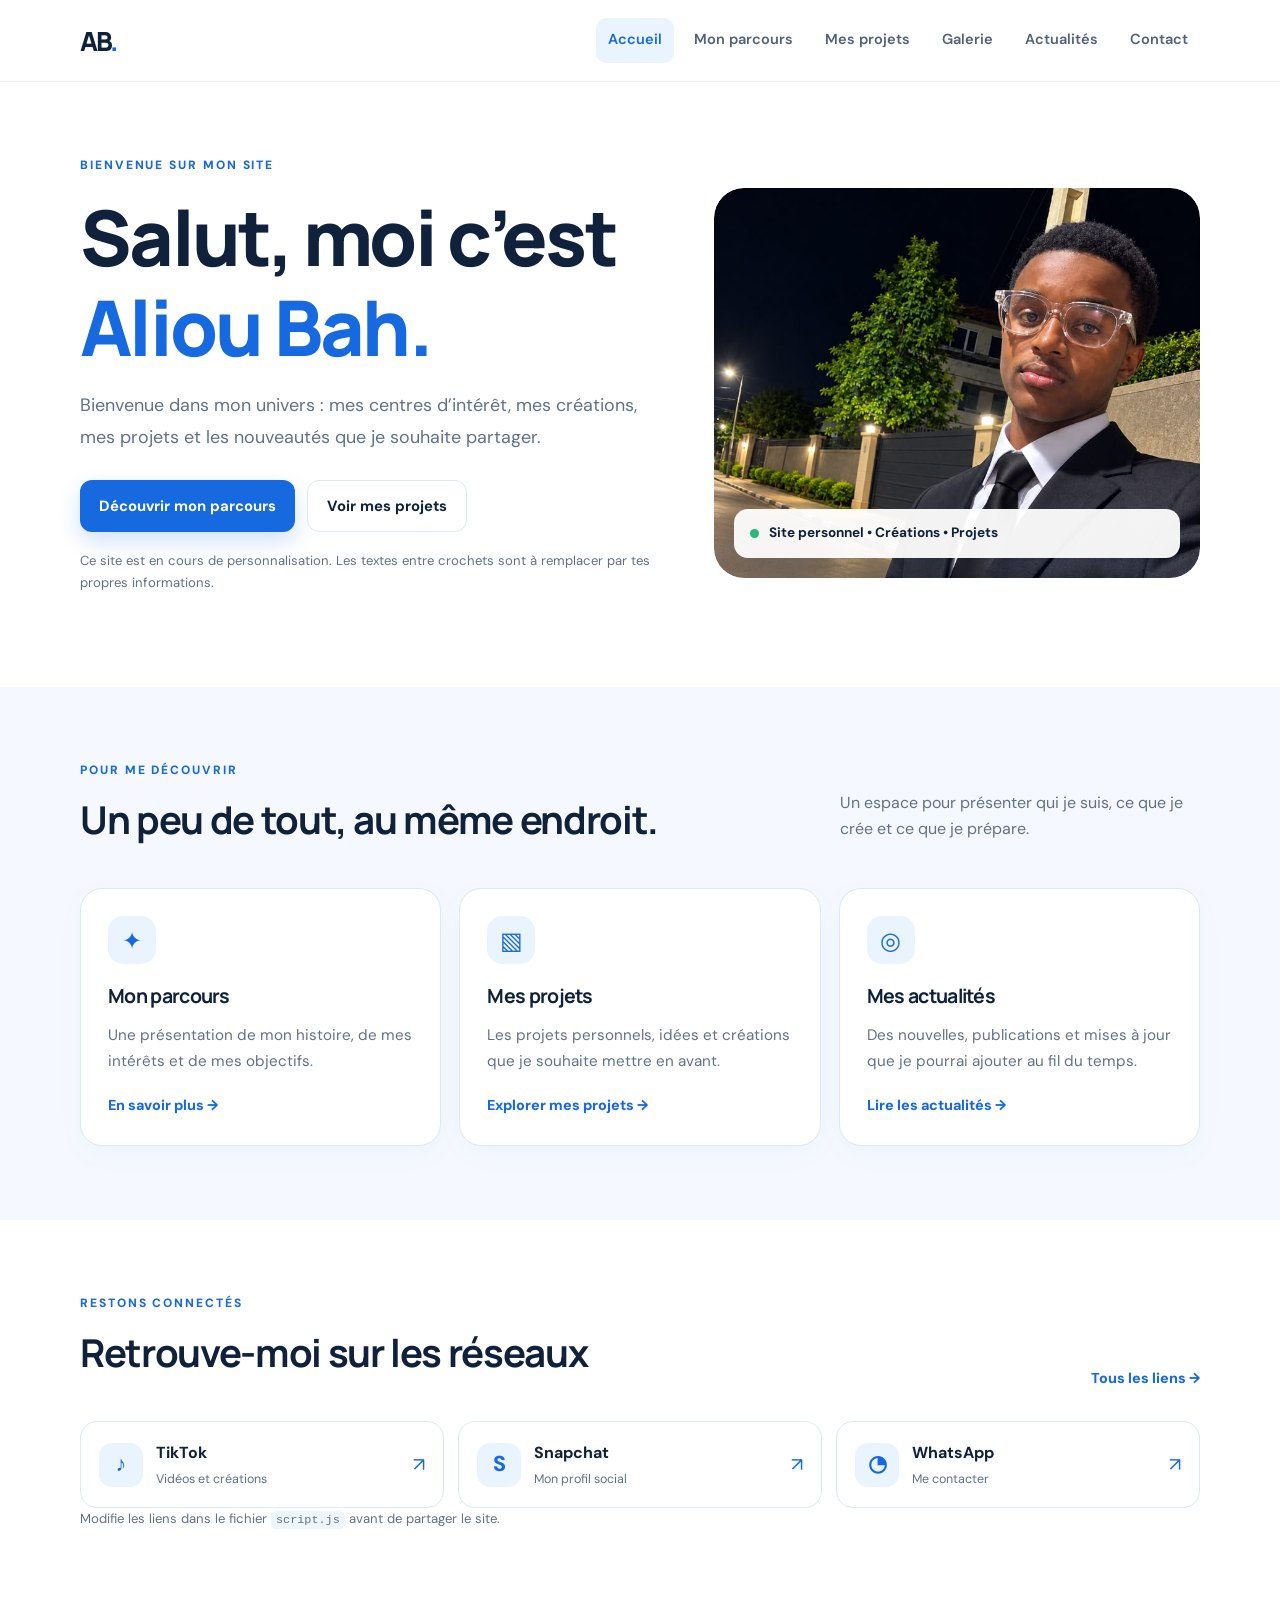
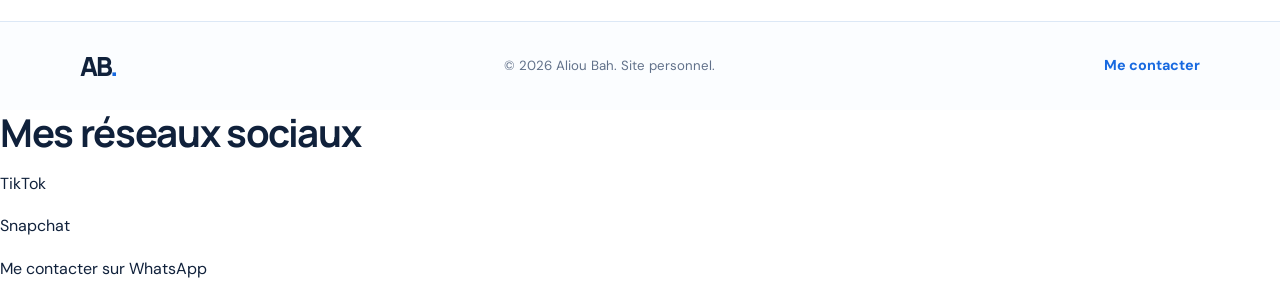
<file: index.html>
<!doctype html>
<html lang="fr">
<head>
  <meta charset="utf-8">
  <meta name="viewport" content="width=device-width, initial-scale=1">
  <meta name="description" content="Site personnel, créations et projets d'Aliou Bah.">
  <title>Accueil | Aliou Bah</title>
  <link rel="stylesheet" href="style.css">
  <script src="script.js" defer></script>
</head>
<body>
  <header class="site-header">
    <a class="logo" href="index.html" aria-label="Accueil">AB<span>.</span></a>
    <button class="menu-toggle" aria-expanded="false" aria-controls="navigation">☰ <span class="sr-only">Ouvrir le menu</span></button>
    <nav id="navigation" class="navigation" aria-label="Navigation principale">
      <a class="active" href="index.html">Accueil</a><a href="parcours.html">Mon parcours</a><a href="projets.html">Mes projets</a><a href="galerie.html">Galerie</a><a href="actualites.html">Actualités</a><a href="contact.html">Contact</a>
    </nav>
  </header>
  <main>
    <section class="hero container">
      <div class="hero-copy">
        <p class="eyebrow">BIENVENUE SUR MON SITE</p>
        <h1>Salut, moi c’est <span>Aliou Bah.</span></h1>
        <p class="lead">Bienvenue dans mon univers : mes centres d’intérêt, mes créations, mes projets et les nouveautés que je souhaite partager.</p>
        <div class="button-row"><a class="button primary" href="parcours.html">Découvrir mon parcours</a><a class="button secondary" href="projets.html">Voir mes projets</a></div>
        <p class="small muted">Ce site est en cours de personnalisation. Les textes entre crochets sont à remplacer par tes propres informations.</p>
      </div>
      <div class="hero-photo-wrap">
        <img class="hero-photo" src="WhatsApp%20Image%202026-10-17%20at%2015.55.50.jpeg" alt="Photo de présentation d’Aliou Bah" onerror="this.style.display='none'; this.nextElementSibling.style.display='grid'">
        <div class="photo-placeholder"><span class="placeholder-icon">＋</span><strong>Ajoute ta photo ici</strong><span>Place ton image dans assets/ma-photo.jpg</span></div>
        <div class="floating-note"><span class="dot"></span> Site personnel • Créations • Projets</div>
      </div>
    </section>
    <section class="section soft-bg">
      <div class="container">
        <div class="section-heading"><div><p class="eyebrow">POUR ME DÉCOUVRIR</p><h2>Un peu de tout, au même endroit.</h2></div><p>Un espace pour présenter qui je suis, ce que je crée et ce que je prépare.</p></div>
        <div class="card-grid three">
          <article class="card"><div class="card-icon">✦</div><h3>Mon parcours</h3><p>Une présentation de mon histoire, de mes intérêts et de mes objectifs.</p><a class="text-link" href="parcours.html">En savoir plus →</a></article>
          <article class="card"><div class="card-icon">▧</div><h3>Mes projets</h3><p>Les projets personnels, idées et créations que je souhaite mettre en avant.</p><a class="text-link" href="projets.html">Explorer mes projets →</a></article>
          <article class="card"><div class="card-icon">◎</div><h3>Mes actualités</h3><p>Des nouvelles, publications et mises à jour que je pourrai ajouter au fil du temps.</p><a class="text-link" href="actualites.html">Lire les actualités →</a></article>
        </div>
      </div>
    </section>
    <section class="section container">
      <div class="section-heading"><div><p class="eyebrow">RESTONS CONNECTÉS</p><h2>Retrouve-moi sur les réseaux</h2></div><a class="text-link" href="contact.html">Tous les liens →</a></div>
      <div class="social-grid">
        <a class="social-card" data-social="tiktok" href="https://www.tiktok.com/" target="_blank" rel="noopener noreferrer"><span class="social-symbol">♪</span><span><strong>TikTok</strong><small>Vidéos et créations</small></span><span class="arrow">↗</span></a>
        <a class="social-card" data-social="snapchat" href="https://www.snapchat.com/" target="_blank" rel="noopener noreferrer"><span class="social-symbol">S</span><span><strong>Snapchat</strong><small>Mon profil social</small></span><span class="arrow">↗</span></a>
        <a class="social-card" data-social="whatsapp" href="https://www.whatsapp.com/" target="_blank" rel="noopener noreferrer"><span class="social-symbol">◔</span><span><strong>WhatsApp</strong><small>Me contacter</small></span><span class="arrow">↗</span></a>
      </div>
      <p class="small muted">Modifie les liens dans le fichier <code>script.js</code> avant de partager le site.</p>
    </section>
  </main>
  <footer class="site-footer"><div class="container footer-inner"><a class="logo" href="index.html">AB<span>.</span></a><p>© <span data-year></span> Aliou Bah. Site personnel.</p><a href="contact.html">Me contacter</a></div></footer>
</body>
</html><section id="reseaux-sociaux">
  <h2>Mes réseaux sociaux</h2>

  <p>
    <a href="https://www.tiktok.com/@Alioubah628" target="_blank" rel="noopener noreferrer">
      TikTok
    </a>
  </p>

  <p>
    <a href="https://www.snapchat.com/add/aliou_Bah628" target="_blank" rel="noopener noreferrer">
      Snapchat
    </a>
  </p>

  <p>
    <a href="https://wa.me/224628106075" target="_blank" rel="noopener noreferrer">
      Me contacter sur WhatsApp
    </a>
  </p>
</section>
</file>
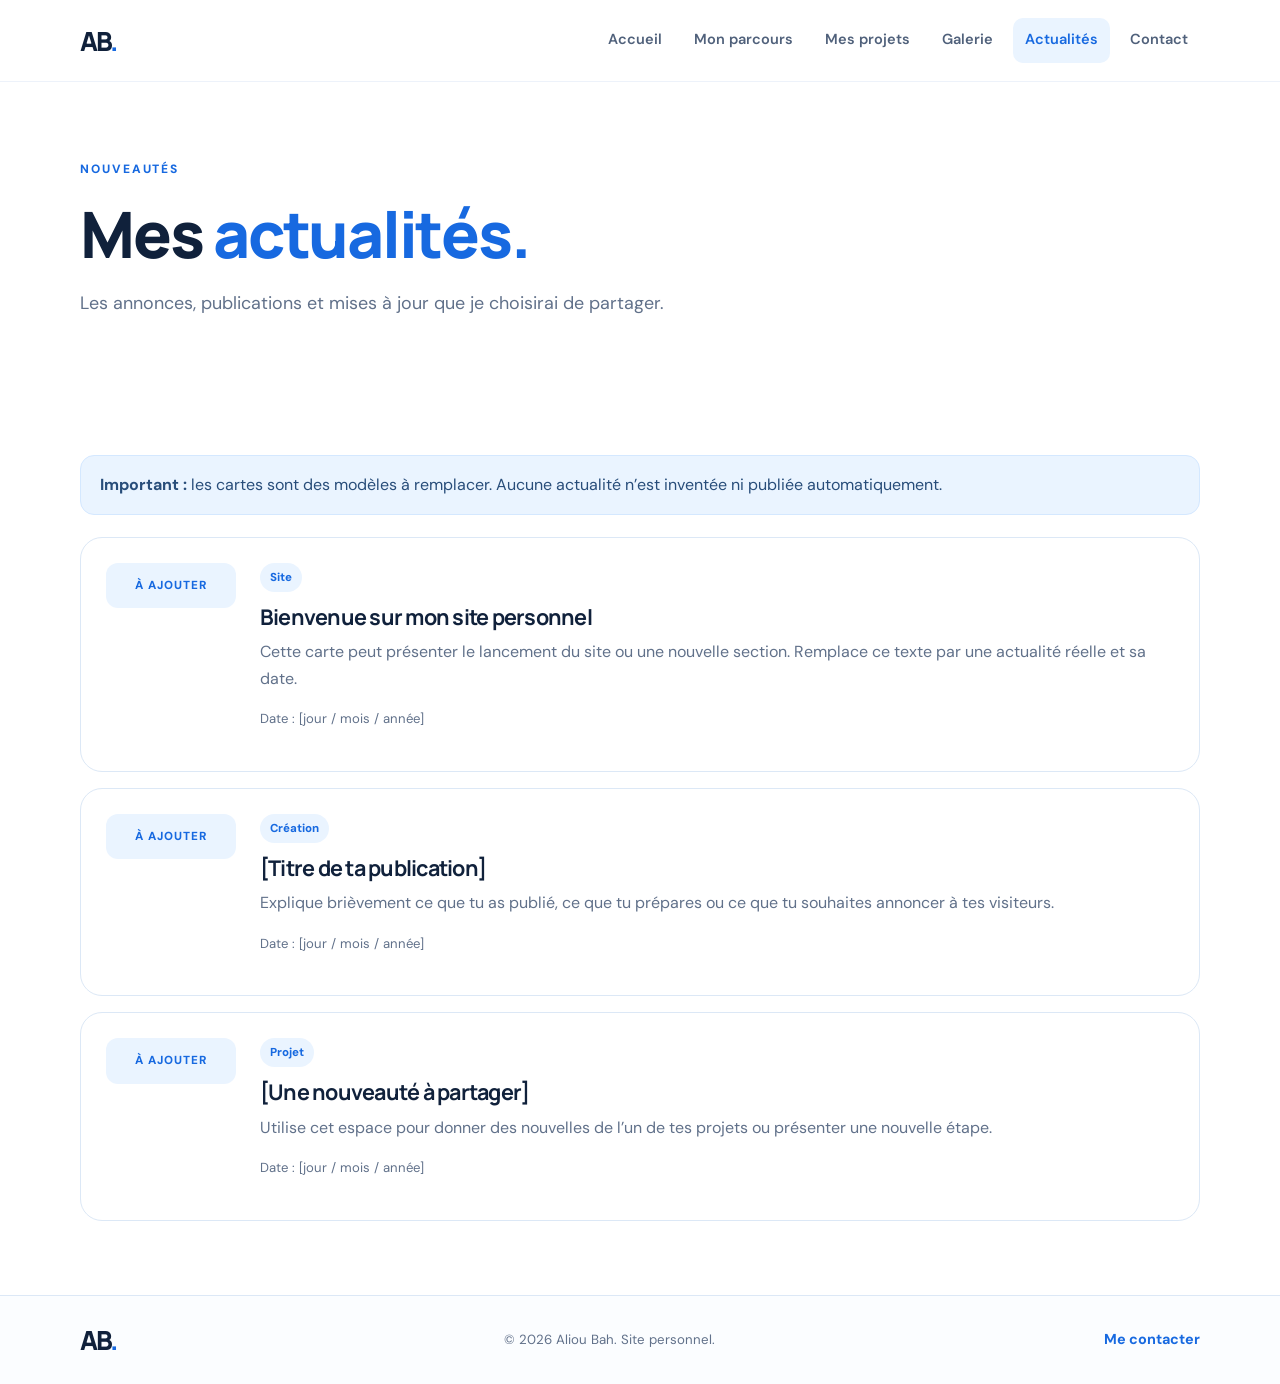
<file: actualites.html>
<!doctype html>
<html lang="fr"><head><meta charset="utf-8"><meta name="viewport" content="width=device-width, initial-scale=1"><meta name="description" content="Actualités et nouvelles publications d’Aliou Bah."><title>Actualités | Aliou Bah</title><link rel="stylesheet" href="style.css"><script src="script.js" defer></script></head>
<body><header class="site-header"><a class="logo" href="index.html">AB<span>.</span></a><button class="menu-toggle" aria-expanded="false" aria-controls="navigation">☰ <span class="sr-only">Ouvrir le menu</span></button><nav id="navigation" class="navigation" aria-label="Navigation principale"><a href="index.html">Accueil</a><a href="parcours.html">Mon parcours</a><a href="projets.html">Mes projets</a><a href="galerie.html">Galerie</a><a class="active" href="actualites.html">Actualités</a><a href="contact.html">Contact</a></nav></header>
<main><section class="page-hero container"><p class="eyebrow">NOUVEAUTÉS</p><h1>Mes <span>actualités.</span></h1><p class="lead">Les annonces, publications et mises à jour que je choisirai de partager.</p></section>
<section class="section container"><div class="notice"><strong>Important :</strong> les cartes sont des modèles à remplacer. Aucune actualité n’est inventée ni publiée automatiquement.</div><div class="news-list">
<article class="news-card"><div class="news-date">À AJOUTER</div><div><span class="tag">Site</span><h2>Bienvenue sur mon site personnel</h2><p>Cette carte peut présenter le lancement du site ou une nouvelle section. Remplace ce texte par une actualité réelle et sa date.</p><p class="small muted">Date : [jour / mois / année]</p></div></article>
<article class="news-card"><div class="news-date">À AJOUTER</div><div><span class="tag">Création</span><h2>[Titre de ta publication]</h2><p>Explique brièvement ce que tu as publié, ce que tu prépares ou ce que tu souhaites annoncer à tes visiteurs.</p><p class="small muted">Date : [jour / mois / année]</p></div></article>
<article class="news-card"><div class="news-date">À AJOUTER</div><div><span class="tag">Projet</span><h2>[Une nouveauté à partager]</h2><p>Utilise cet espace pour donner des nouvelles de l’un de tes projets ou présenter une nouvelle étape.</p><p class="small muted">Date : [jour / mois / année]</p></div></article>
</div></section></main><footer class="site-footer"><div class="container footer-inner"><a class="logo" href="index.html">AB<span>.</span></a><p>© <span data-year></span> Aliou Bah. Site personnel.</p><a href="contact.html">Me contacter</a></div></footer></body></html>
</file>
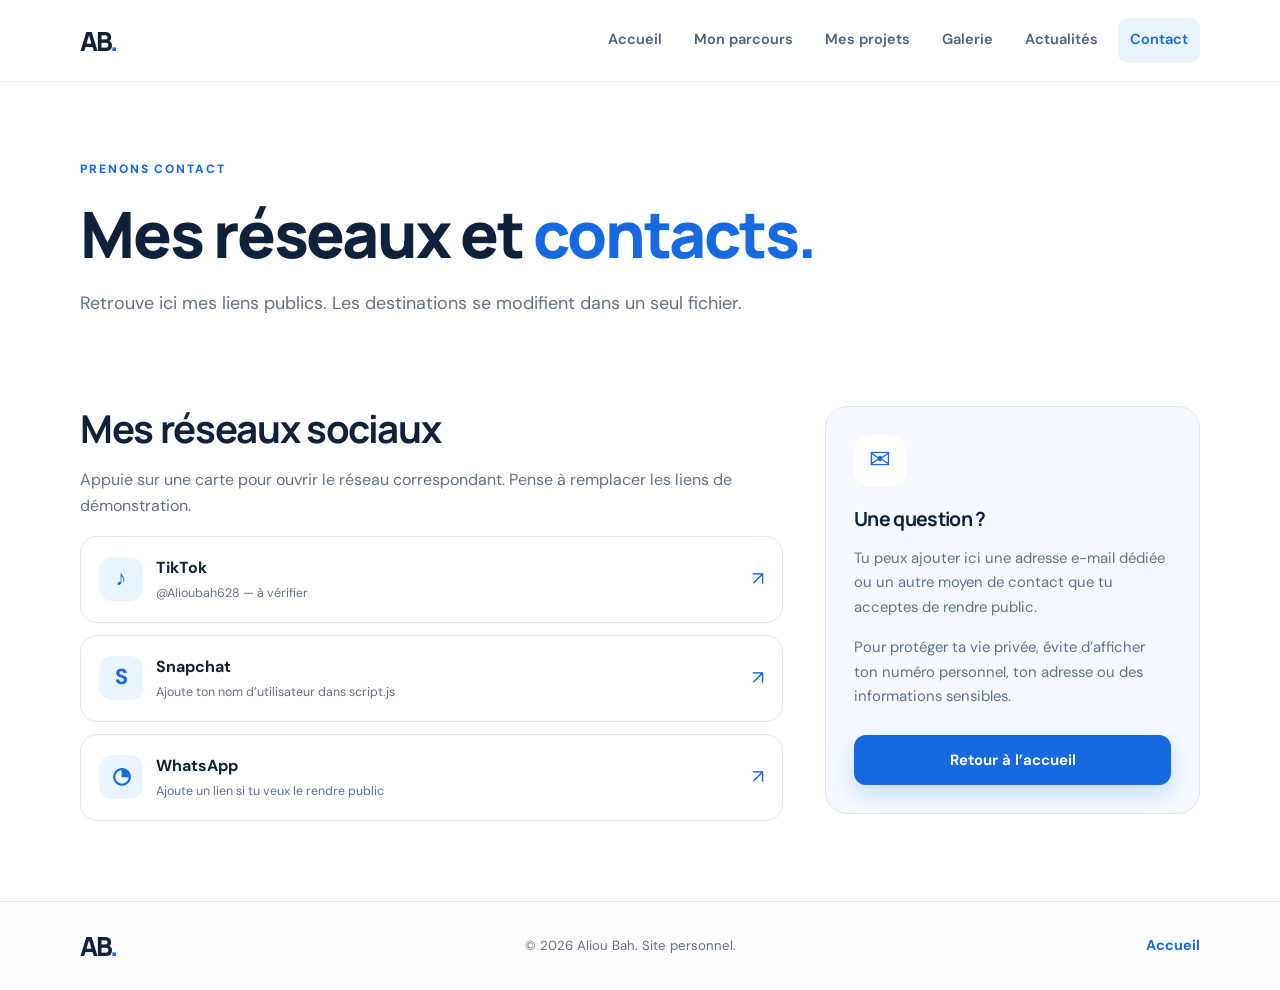
<file: contact.html>
<!doctype html>
<html lang="fr"><head><meta charset="utf-8"><meta name="viewport" content="width=device-width, initial-scale=1"><meta name="description" content="Liens publics et moyens de contact d’Aliou Bah."><title>Contact | Aliou Bah</title><link rel="stylesheet" href="style.css"><script src="script.js" defer></script></head>
<body><header class="site-header"><a class="logo" href="index.html">AB<span>.</span></a><button class="menu-toggle" aria-expanded="false" aria-controls="navigation">☰ <span class="sr-only">Ouvrir le menu</span></button><nav id="navigation" class="navigation" aria-label="Navigation principale"><a href="index.html">Accueil</a><a href="parcours.html">Mon parcours</a><a href="projets.html">Mes projets</a><a href="galerie.html">Galerie</a><a href="actualites.html">Actualités</a><a class="active" href="contact.html">Contact</a></nav></header>
<main><section class="page-hero container"><p class="eyebrow">PRENONS CONTACT</p><h1>Mes réseaux et <span>contacts.</span></h1><p class="lead">Retrouve ici mes liens publics. Les destinations se modifient dans un seul fichier.</p></section>
<section class="section container contact-layout"><div><h2>Mes réseaux sociaux</h2><p class="muted">Appuie sur une carte pour ouvrir le réseau correspondant. Pense à remplacer les liens de démonstration.</p><div class="contact-socials">
<a class="social-card" data-social="tiktok" href="https://www.tiktok.com/" target="_blank" rel="noopener noreferrer"><span class="social-symbol">♪</span><span><strong>TikTok</strong><small>@Alioubah628 — à vérifier</small></span><span class="arrow">↗</span></a>
<a class="social-card" data-social="snapchat" href="https://www.snapchat.com/" target="_blank" rel="noopener noreferrer"><span class="social-symbol">S</span><span><strong>Snapchat</strong><small>Ajoute ton nom d’utilisateur dans script.js</small></span><span class="arrow">↗</span></a>
<a class="social-card" data-social="whatsapp" href="https://www.whatsapp.com/" target="_blank" rel="noopener noreferrer"><span class="social-symbol">◔</span><span><strong>WhatsApp</strong><small>Ajoute un lien si tu veux le rendre public</small></span><span class="arrow">↗</span></a>
</div></div><aside class="side-card"><div class="side-icon">✉</div><h3>Une question ?</h3><p>Tu peux ajouter ici une adresse e-mail dédiée ou un autre moyen de contact que tu acceptes de rendre public.</p><p class="small muted">Pour protéger ta vie privée, évite d’afficher ton numéro personnel, ton adresse ou des informations sensibles.</p><a class="button primary full" href="index.html">Retour à l’accueil</a></aside></section></main>
<footer class="site-footer"><div class="container footer-inner"><a class="logo" href="index.html">AB<span>.</span></a><p>© <span data-year></span> Aliou Bah. Site personnel.</p><a href="index.html">Accueil</a></div></footer></body></html>
</file>
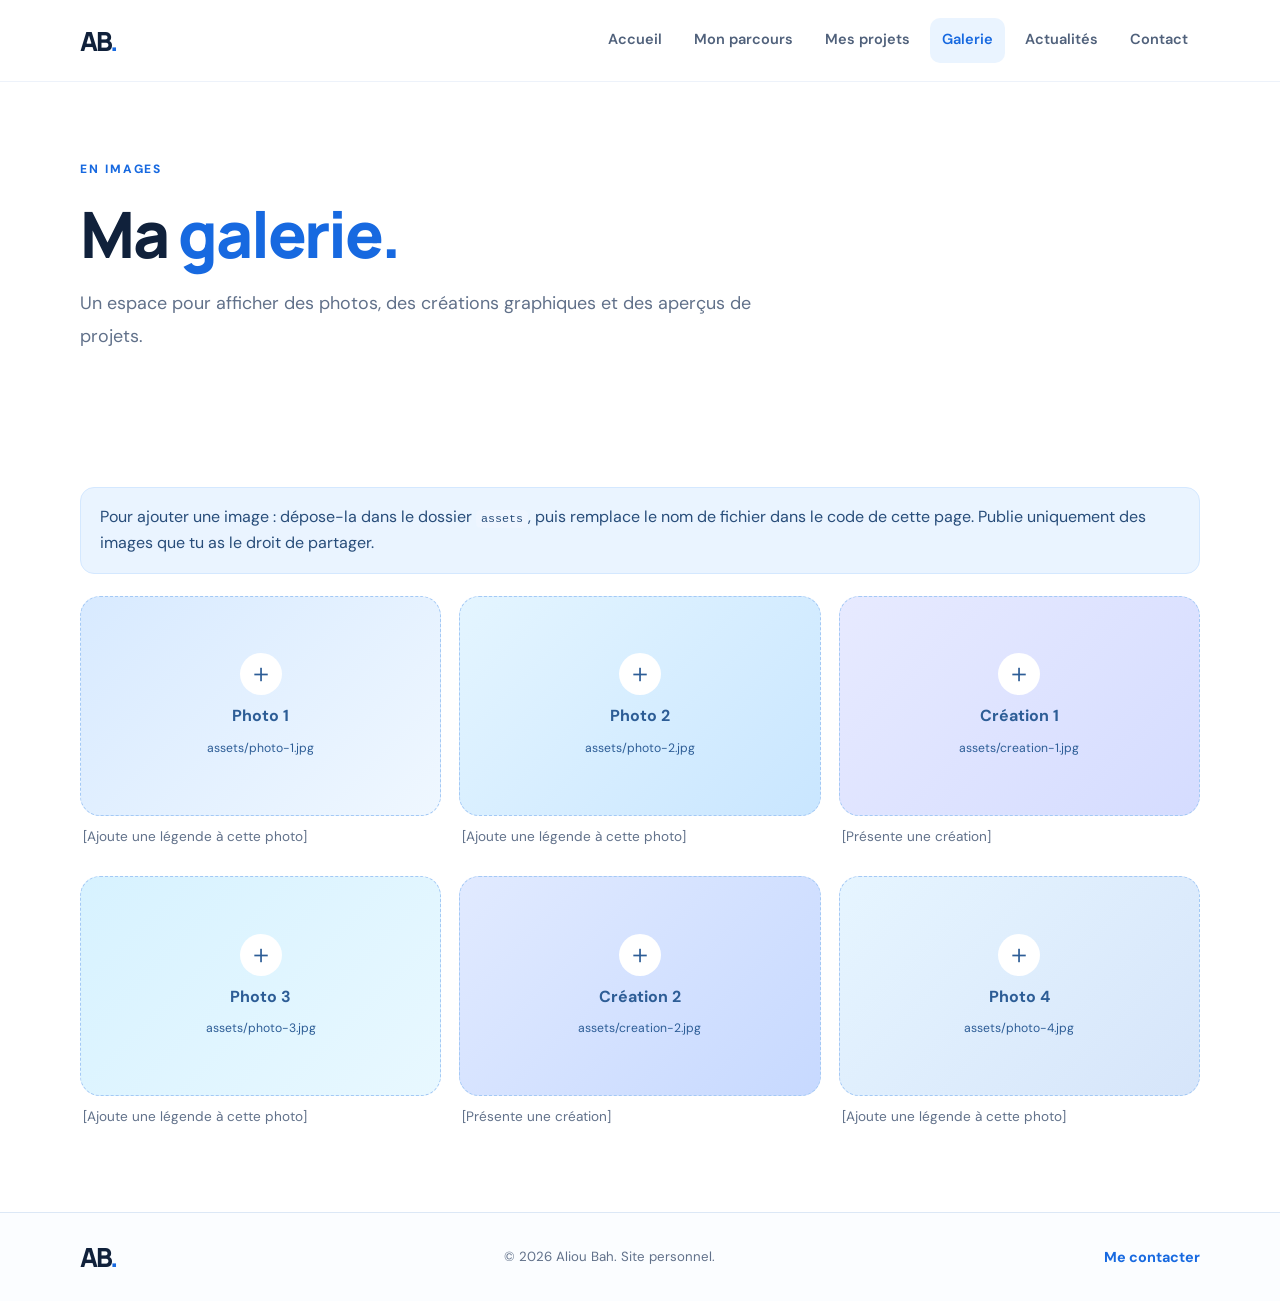
<file: galerie.html>
<!doctype html>
<html lang="fr"><head><meta charset="utf-8"><meta name="viewport" content="width=device-width, initial-scale=1"><meta name="description" content="Galerie de photos et de créations d’Aliou Bah."><title>Galerie | Aliou Bah</title><link rel="stylesheet" href="style.css"><script src="script.js" defer></script></head>
<body><header class="site-header"><a class="logo" href="index.html">AB<span>.</span></a><button class="menu-toggle" aria-expanded="false" aria-controls="navigation">☰ <span class="sr-only">Ouvrir le menu</span></button><nav id="navigation" class="navigation" aria-label="Navigation principale"><a href="index.html">Accueil</a><a href="parcours.html">Mon parcours</a><a href="projets.html">Mes projets</a><a class="active" href="galerie.html">Galerie</a><a href="actualites.html">Actualités</a><a href="contact.html">Contact</a></nav></header>
<main><section class="page-hero container"><p class="eyebrow">EN IMAGES</p><h1>Ma <span>galerie.</span></h1><p class="lead">Un espace pour afficher des photos, des créations graphiques et des aperçus de projets.</p></section>
<section class="section container"><div class="notice">Pour ajouter une image : dépose-la dans le dossier <code>assets</code>, puis remplace le nom de fichier dans le code de cette page. Publie uniquement des images que tu as le droit de partager.</div><div class="gallery-grid">
<figure class="gallery-item"><div class="gallery-placeholder"><span>＋</span><strong>Photo 1</strong><small>assets/photo-1.jpg</small></div><figcaption>[Ajoute une légende à cette photo]</figcaption></figure>
<figure class="gallery-item"><div class="gallery-placeholder tone-two"><span>＋</span><strong>Photo 2</strong><small>assets/photo-2.jpg</small></div><figcaption>[Ajoute une légende à cette photo]</figcaption></figure>
<figure class="gallery-item"><div class="gallery-placeholder tone-three"><span>＋</span><strong>Création 1</strong><small>assets/creation-1.jpg</small></div><figcaption>[Présente une création]</figcaption></figure>
<figure class="gallery-item"><div class="gallery-placeholder tone-four"><span>＋</span><strong>Photo 3</strong><small>assets/photo-3.jpg</small></div><figcaption>[Ajoute une légende à cette photo]</figcaption></figure>
<figure class="gallery-item"><div class="gallery-placeholder tone-five"><span>＋</span><strong>Création 2</strong><small>assets/creation-2.jpg</small></div><figcaption>[Présente une création]</figcaption></figure>
<figure class="gallery-item"><div class="gallery-placeholder tone-six"><span>＋</span><strong>Photo 4</strong><small>assets/photo-4.jpg</small></div><figcaption>[Ajoute une légende à cette photo]</figcaption></figure>
</div></section></main><footer class="site-footer"><div class="container footer-inner"><a class="logo" href="index.html">AB<span>.</span></a><p>© <span data-year></span> Aliou Bah. Site personnel.</p><a href="contact.html">Me contacter</a></div></footer></body></html>
</file>
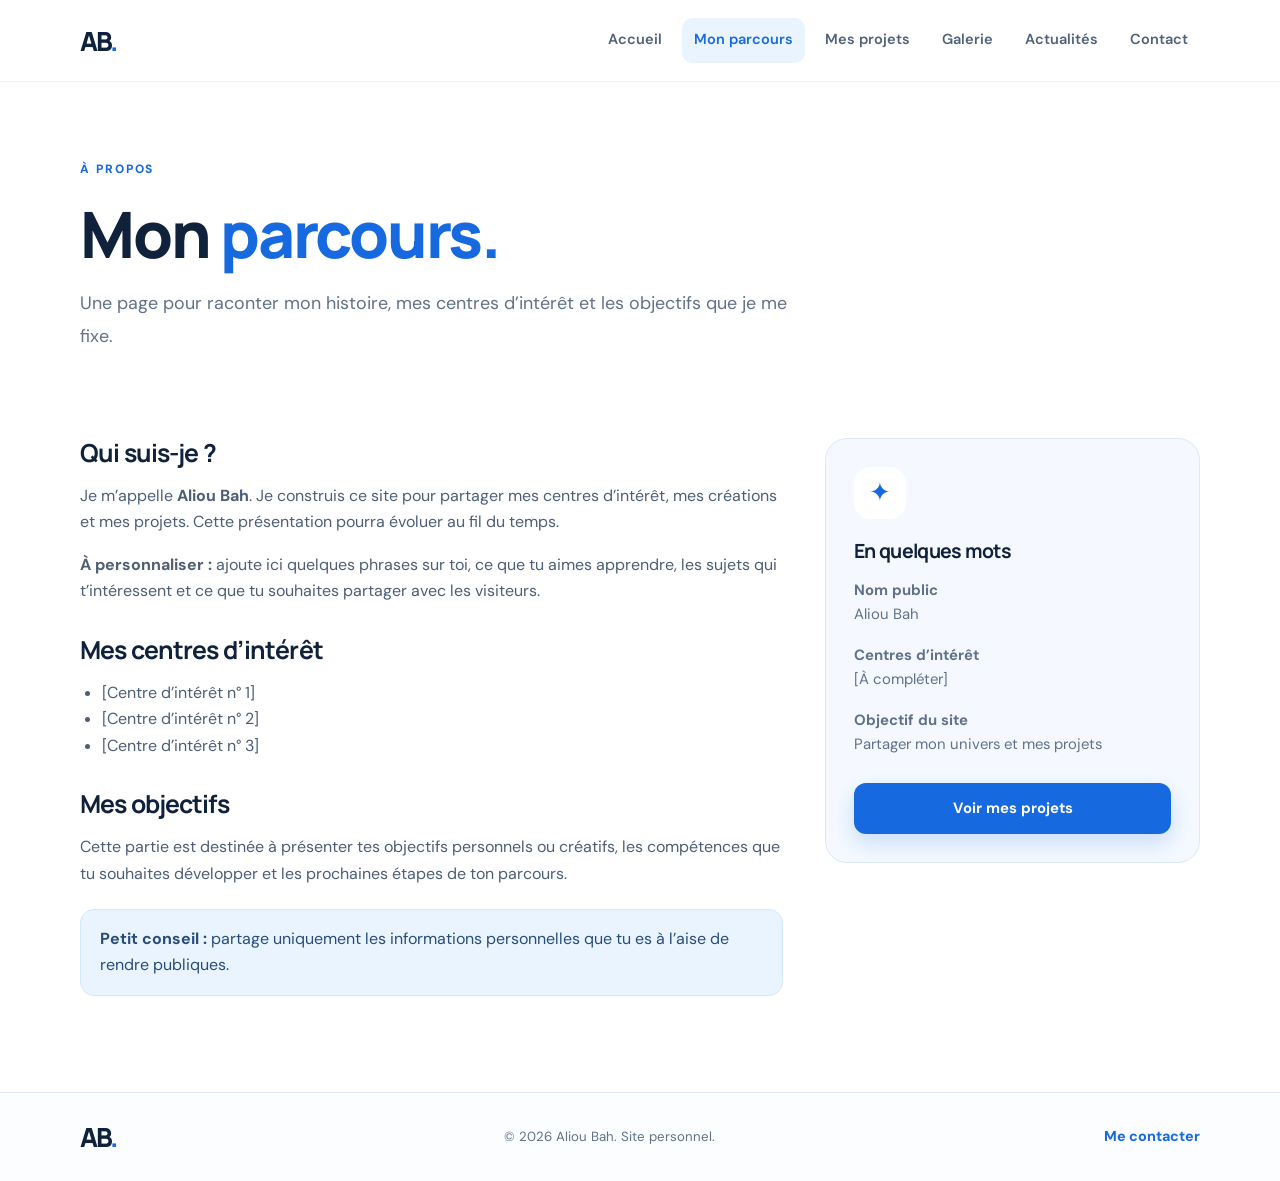
<file: parcours.html>
<!doctype html>
<html lang="fr"><head><meta charset="utf-8"><meta name="viewport" content="width=device-width, initial-scale=1"><meta name="description" content="Découvrir le parcours et les centres d’intérêt d’Aliou Bah."><title>Mon parcours | Aliou Bah</title><link rel="stylesheet" href="style.css"><script src="script.js" defer></script></head>
<body><header class="site-header"><a class="logo" href="index.html">AB<span>.</span></a><button class="menu-toggle" aria-expanded="false" aria-controls="navigation">☰ <span class="sr-only">Ouvrir le menu</span></button><nav id="navigation" class="navigation" aria-label="Navigation principale"><a href="index.html">Accueil</a><a class="active" href="parcours.html">Mon parcours</a><a href="projets.html">Mes projets</a><a href="galerie.html">Galerie</a><a href="actualites.html">Actualités</a><a href="contact.html">Contact</a></nav></header>
<main><section class="page-hero container"><p class="eyebrow">À PROPOS</p><h1>Mon <span>parcours.</span></h1><p class="lead">Une page pour raconter mon histoire, mes centres d’intérêt et les objectifs que je me fixe.</p></section>
<section class="section container content-layout"><article class="prose"><h2>Qui suis-je ?</h2><p>Je m’appelle <strong>Aliou Bah</strong>. Je construis ce site pour partager mes centres d’intérêt, mes créations et mes projets. Cette présentation pourra évoluer au fil du temps.</p><p><strong>À personnaliser :</strong> ajoute ici quelques phrases sur toi, ce que tu aimes apprendre, les sujets qui t’intéressent et ce que tu souhaites partager avec les visiteurs.</p><h2>Mes centres d’intérêt</h2><ul><li>[Centre d’intérêt n° 1]</li><li>[Centre d’intérêt n° 2]</li><li>[Centre d’intérêt n° 3]</li></ul><h2>Mes objectifs</h2><p>Cette partie est destinée à présenter tes objectifs personnels ou créatifs, les compétences que tu souhaites développer et les prochaines étapes de ton parcours.</p><div class="callout"><strong>Petit conseil :</strong> partage uniquement les informations personnelles que tu es à l’aise de rendre publiques.</div></article><aside class="side-card"><div class="side-icon">✦</div><h3>En quelques mots</h3><p><strong>Nom public</strong><br>Aliou Bah</p><p><strong>Centres d’intérêt</strong><br>[À compléter]</p><p><strong>Objectif du site</strong><br>Partager mon univers et mes projets</p><a class="button primary full" href="projets.html">Voir mes projets</a></aside></section></main>
<footer class="site-footer"><div class="container footer-inner"><a class="logo" href="index.html">AB<span>.</span></a><p>© <span data-year></span> Aliou Bah. Site personnel.</p><a href="contact.html">Me contacter</a></div></footer></body></html>
</file>
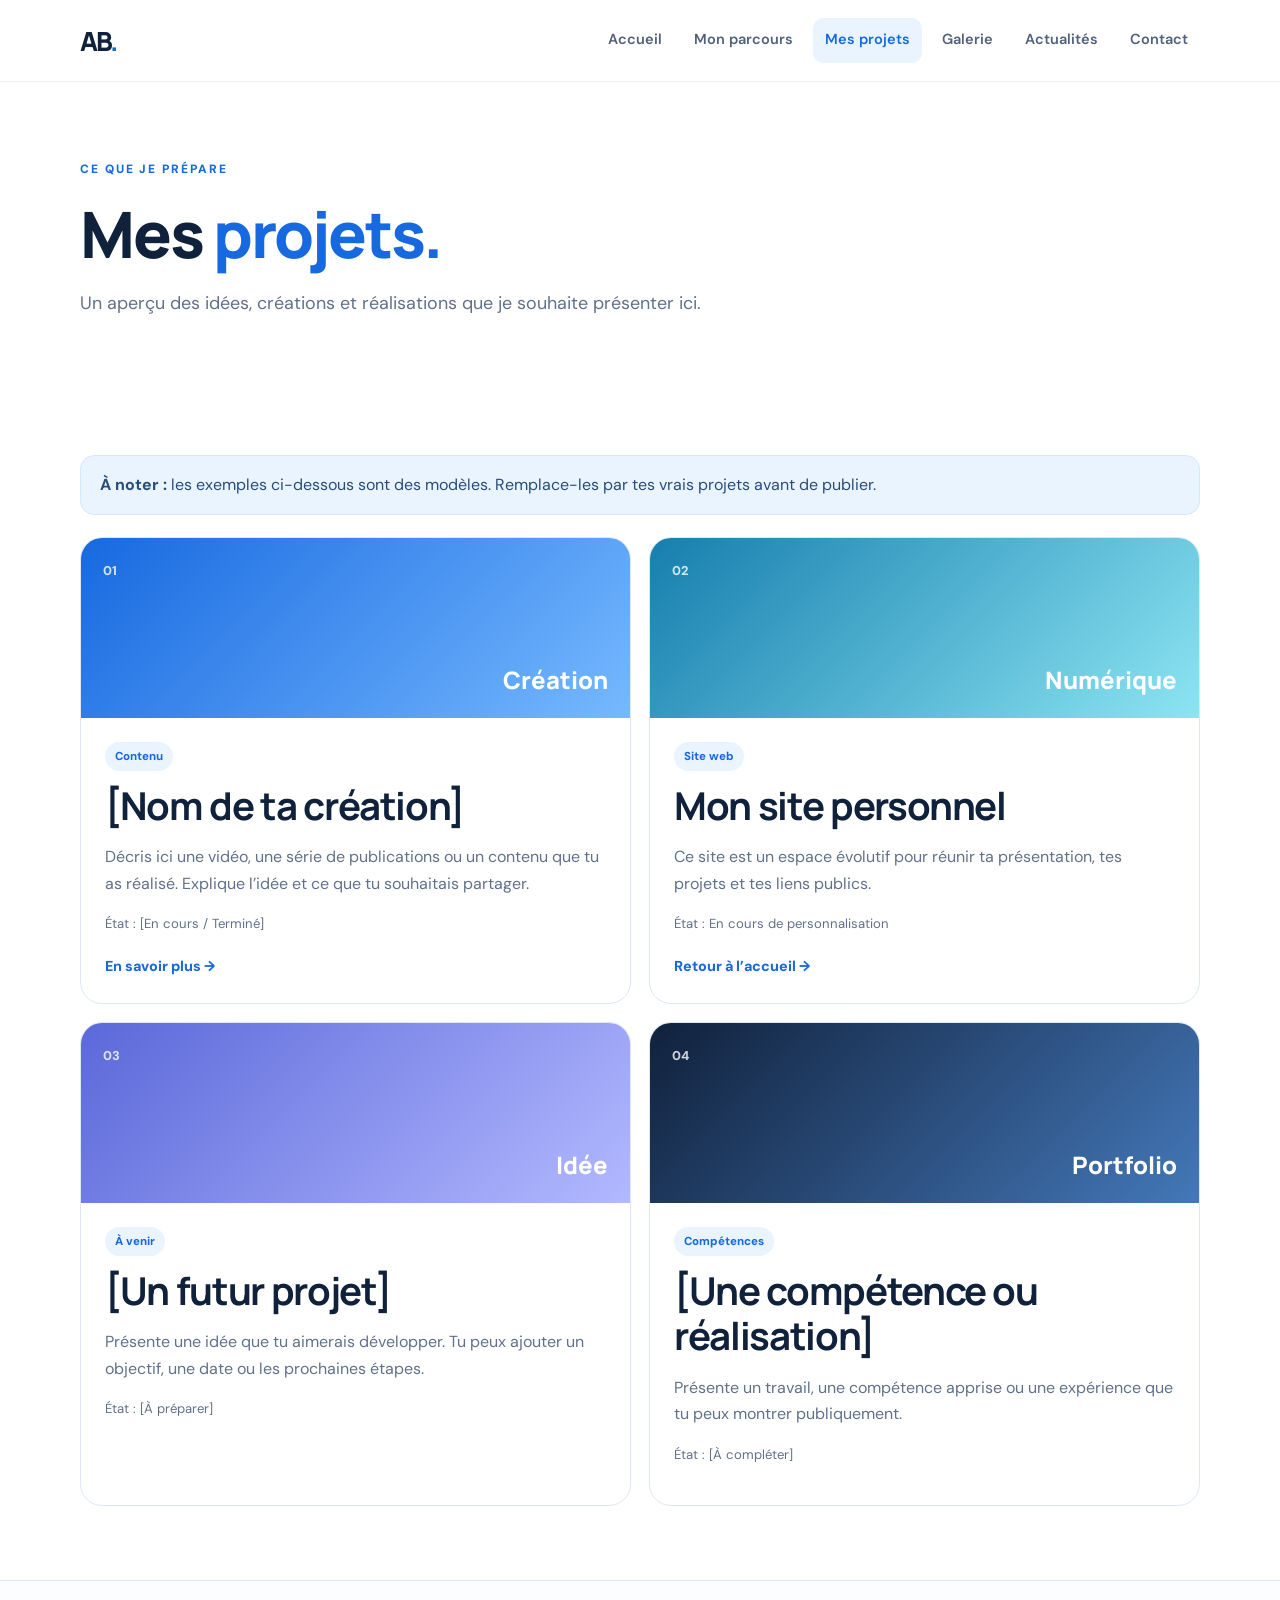
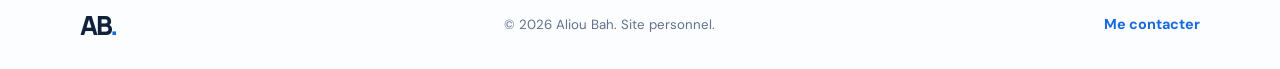
<file: projets.html>
<!doctype html>
<html lang="fr"><head><meta charset="utf-8"><meta name="viewport" content="width=device-width, initial-scale=1"><meta name="description" content="Les projets et créations présentés par Aliou Bah."><title>Mes projets | Aliou Bah</title><link rel="stylesheet" href="style.css"><script src="script.js" defer></script></head>
<body><header class="site-header"><a class="logo" href="index.html">AB<span>.</span></a><button class="menu-toggle" aria-expanded="false" aria-controls="navigation">☰ <span class="sr-only">Ouvrir le menu</span></button><nav id="navigation" class="navigation" aria-label="Navigation principale"><a href="index.html">Accueil</a><a href="parcours.html">Mon parcours</a><a class="active" href="projets.html">Mes projets</a><a href="galerie.html">Galerie</a><a href="actualites.html">Actualités</a><a href="contact.html">Contact</a></nav></header>
<main><section class="page-hero container"><p class="eyebrow">CE QUE JE PRÉPARE</p><h1>Mes <span>projets.</span></h1><p class="lead">Un aperçu des idées, créations et réalisations que je souhaite présenter ici.</p></section>
<section class="section container"><div class="notice"><strong>À noter :</strong> les exemples ci-dessous sont des modèles. Remplace-les par tes vrais projets avant de publier.</div><div class="card-grid two project-grid">
<article class="project-card"><div class="project-art art-blue"><span>01</span><b>Création</b></div><div class="project-body"><span class="tag">Contenu</span><h2>[Nom de ta création]</h2><p>Décris ici une vidéo, une série de publications ou un contenu que tu as réalisé. Explique l’idée et ce que tu souhaitais partager.</p><p class="project-meta">État : [En cours / Terminé]</p><a class="text-link" href="contact.html">En savoir plus →</a></div></article>
<article class="project-card"><div class="project-art art-cyan"><span>02</span><b>Numérique</b></div><div class="project-body"><span class="tag">Site web</span><h2>Mon site personnel</h2><p>Ce site est un espace évolutif pour réunir ta présentation, tes projets et tes liens publics.</p><p class="project-meta">État : En cours de personnalisation</p><a class="text-link" href="index.html">Retour à l’accueil →</a></div></article>
<article class="project-card"><div class="project-art art-lilac"><span>03</span><b>Idée</b></div><div class="project-body"><span class="tag">À venir</span><h2>[Un futur projet]</h2><p>Présente une idée que tu aimerais développer. Tu peux ajouter un objectif, une date ou les prochaines étapes.</p><p class="project-meta">État : [À préparer]</p></div></article>
<article class="project-card"><div class="project-art art-navy"><span>04</span><b>Portfolio</b></div><div class="project-body"><span class="tag">Compétences</span><h2>[Une compétence ou réalisation]</h2><p>Présente un travail, une compétence apprise ou une expérience que tu peux montrer publiquement.</p><p class="project-meta">État : [À compléter]</p></div></article>
</div></section></main><footer class="site-footer"><div class="container footer-inner"><a class="logo" href="index.html">AB<span>.</span></a><p>© <span data-year></span> Aliou Bah. Site personnel.</p><a href="contact.html">Me contacter</a></div></footer></body></html>
</file>
<file: style.css>
@import url('https://fonts.googleapis.com/css2?family=DM+Sans:wght@400;500;600;700&family=Manrope:wght@400;500;600;700;800&display=swap');
:root{--blue:#1769e0;--blue-dark:#124bb1;--sky:#eaf4ff;--ink:#10213b;--muted:#61718a;--line:#dce8f6;--white:#fff;--soft:#f5f9ff;--shadow:0 16px 44px rgba(24,78,145,.10);--radius:22px}
*{box-sizing:border-box}html{scroll-behavior:smooth}body{margin:0;background:#fff;color:var(--ink);font-family:'DM Sans',Arial,sans-serif;line-height:1.65}a{color:inherit;text-decoration:none}img{max-width:100%;display:block}h1,h2,h3{font-family:Manrope,'DM Sans',sans-serif;line-height:1.18;letter-spacing:-.035em;margin:0 0 16px}h1{font-size:clamp(2.6rem,6vw,4.8rem);font-weight:800}h2{font-size:clamp(1.7rem,3vw,2.4rem)}h3{font-size:1.22rem}p{margin:0 0 16px}.container{width:min(1120px,calc(100% - 40px));margin-inline:auto}.site-header{height:82px;padding:0 max(20px,calc((100% - 1120px)/2));display:flex;align-items:center;justify-content:space-between;border-bottom:1px solid #edf2fa;background:rgba(255,255,255,.94);position:sticky;top:0;z-index:10;backdrop-filter:blur(14px)}.logo{font:800 1.65rem Manrope,sans-serif;letter-spacing:-.08em;color:var(--ink)}.logo span,h1 span{color:var(--blue)}.navigation{display:flex;align-items:center;gap:8px}.navigation a{padding:10px 12px;border-radius:10px;color:#50617b;font-size:.91rem;font-weight:600}.navigation a:hover,.navigation a.active{background:var(--sky);color:var(--blue)}.menu-toggle{display:none;border:1px solid var(--line);background:#fff;border-radius:10px;padding:8px 12px;font-size:1.2rem;color:var(--ink)}.hero{display:grid;grid-template-columns:1.08fr .92fr;gap:64px;align-items:center;padding-top:74px;padding-bottom:78px;min-height:570px}.eyebrow{font-size:.75rem;letter-spacing:.16em;color:var(--blue);font-weight:800;margin-bottom:16px}.lead{font-size:1.12rem;line-height:1.8;color:var(--muted);max-width:650px}.hero-copy .lead{max-width:560px}.button-row{display:flex;gap:12px;flex-wrap:wrap;margin:26px 0 18px}.button{display:inline-flex;justify-content:center;align-items:center;gap:8px;padding:13px 19px;border-radius:12px;font-weight:700;font-size:.93rem;transition:transform .2s,box-shadow .2s}.button:hover{transform:translateY(-2px)}.primary{background:var(--blue);color:#fff;box-shadow:0 9px 22px rgba(23,105,224,.2)}.primary:hover{background:var(--blue-dark)}.secondary{border:1px solid var(--line);background:#fff;color:var(--ink)}.full{width:100%}.hero-photo-wrap{position:relative;min-height:390px;border-radius:30px;background:linear-gradient(145deg,#e9f4ff,#cde5ff);display:grid;place-items:center;padding:20px;overflow:hidden}.hero-photo{position:absolute;inset:0;width:100%;height:100%;object-fit:cover;border-radius:30px}.photo-placeholder{width:100%;height:350px;border:2px dashed #8dbcf2;border-radius:22px;display:grid;place-content:center;justify-items:center;text-align:center;gap:8px;color:#3569a9;background:rgba(255,255,255,.28)}.placeholder-icon{width:48px;height:48px;border-radius:50%;background:#fff;display:grid;place-items:center;font-size:1.8rem;color:var(--blue)}.photo-placeholder span:last-child{font-size:.82rem}.floating-note{position:absolute;bottom:20px;left:20px;right:20px;padding:13px 16px;border-radius:14px;background:rgba(255,255,255,.94);box-shadow:var(--shadow);font-size:.85rem;font-weight:700;display:flex;align-items:center;gap:10px}.dot{width:9px;height:9px;background:#29b67a;border-radius:50%}.small{font-size:.82rem}.muted{color:var(--muted)}.section{padding-top:74px;padding-bottom:74px}.soft-bg{background:var(--soft)}.section-heading{display:flex;justify-content:space-between;align-items:end;gap:30px;margin-bottom:30px}.section-heading>p{max-width:360px;color:var(--muted)}.card-grid{display:grid;gap:18px}.card-grid.three{grid-template-columns:repeat(3,minmax(0,1fr))}.card-grid.two{grid-template-columns:repeat(2,minmax(0,1fr))}.card{padding:27px;border:1px solid var(--line);border-radius:var(--radius);background:#fff;box-shadow:0 8px 28px rgba(25,80,140,.035)}.card-icon{width:48px;height:48px;display:grid;place-items:center;border-radius:15px;background:var(--sky);color:var(--blue);font-size:1.5rem;margin-bottom:20px}.card p{color:var(--muted);font-size:.95rem}.text-link{color:var(--blue);font-weight:800;font-size:.9rem;display:inline-block;margin-top:4px}.text-link:hover{text-decoration:underline}.social-grid{display:grid;grid-template-columns:repeat(3,minmax(0,1fr));gap:14px}.social-card{display:flex;align-items:center;gap:13px;padding:18px;border:1px solid var(--line);border-radius:17px;background:#fff;transition:transform .2s,border-color .2s,box-shadow .2s}.social-card:hover{transform:translateY(-3px);border-color:#9fc7ff;box-shadow:var(--shadow)}.social-symbol{width:44px;height:44px;border-radius:13px;background:var(--sky);display:grid;place-items:center;color:var(--blue);font-weight:800;font-size:1.35rem;flex-shrink:0}.social-card strong,.social-card small{display:block}.social-card small{font-size:.78rem;color:var(--muted);margin-top:2px}.arrow{margin-left:auto;color:var(--blue);font-size:1.2rem}.site-footer{border-top:1px solid var(--line);background:#fbfdff}.footer-inner{min-height:88px;display:flex;align-items:center;justify-content:space-between;gap:20px}.footer-inner p{font-size:.83rem;color:var(--muted);margin:0}.footer-inner>a:last-child{color:var(--blue);font-weight:700;font-size:.9rem}.page-hero{padding-top:78px;padding-bottom:45px}.page-hero h1{font-size:clamp(2.6rem,5vw,4rem)}.page-hero .lead{max-width:720px}.content-layout,.contact-layout{display:grid;grid-template-columns:minmax(0,1.5fr) minmax(260px,.8fr);gap:42px;align-items:start;padding-top:25px}.prose h2{font-size:1.55rem;margin-top:30px}.prose h2:first-child{margin-top:0}.prose p,.prose li{color:#4d5e76}.prose ul{padding-left:22px}.side-card{padding:28px;border:1px solid var(--line);border-radius:var(--radius);background:var(--soft)}.side-icon{width:52px;height:52px;border-radius:16px;display:grid;place-items:center;background:#fff;color:var(--blue);font-size:1.6rem;margin-bottom:20px}.side-card p{color:var(--muted);font-size:.93rem}.side-card .button{margin-top:10px}.callout,.notice{padding:16px 19px;border-radius:14px;background:var(--sky);border:1px solid #d4e8ff;color:#284d7a;margin:22px 0}.notice{margin-top:0}.project-card{border:1px solid var(--line);border-radius:var(--radius);overflow:hidden;background:#fff}.project-art{height:180px;padding:22px;display:flex;align-items:end;justify-content:space-between;color:#fff}.project-art span{font-size:.8rem;font-weight:800;align-self:start;opacity:.8}.project-art b{font:800 1.5rem Manrope,sans-serif}.art-blue{background:linear-gradient(135deg,#1769e0,#76b9ff)}.art-cyan{background:linear-gradient(135deg,#167eae,#8ce5f2)}.art-lilac{background:linear-gradient(135deg,#5b68d9,#b3b9ff)}.art-navy{background:linear-gradient(135deg,#10213b,#4478b9)}.project-body{padding:24px}.project-body p{color:var(--muted)}.tag{display:inline-block;background:var(--sky);color:var(--blue);padding:5px 10px;border-radius:30px;font-size:.72rem;font-weight:800;margin-bottom:12px}.project-meta{font-size:.82rem}.gallery-grid{display:grid;grid-template-columns:repeat(3,minmax(0,1fr));gap:18px}.gallery-item{margin:0}.gallery-placeholder{min-height:220px;border-radius:20px;background:linear-gradient(135deg,#d8eaff,#eff7ff);display:flex;flex-direction:column;align-items:center;justify-content:center;gap:8px;color:#2d5d96;border:1px dashed #a4c9f5}.gallery-placeholder>span{width:42px;height:42px;display:grid;place-items:center;border-radius:50%;background:#fff;font-size:1.6rem}.gallery-placeholder small{font-size:.76rem}.tone-two{background:linear-gradient(135deg,#e4f5ff,#c9e6ff)}.tone-three{background:linear-gradient(135deg,#e7eaff,#d5dcff)}.tone-four{background:linear-gradient(135deg,#d7f2ff,#e8f8ff)}.tone-five{background:linear-gradient(135deg,#e1eaff,#c7d9ff)}.tone-six{background:linear-gradient(135deg,#e6f5ff,#d6e5fa)}.gallery-item figcaption{font-size:.85rem;color:var(--muted);padding:10px 3px}.news-list{display:grid;gap:16px}.news-card{display:grid;grid-template-columns:130px 1fr;gap:24px;padding:25px;border:1px solid var(--line);border-radius:var(--radius);background:#fff}.news-date{font-size:.73rem;font-weight:800;letter-spacing:.08em;color:var(--blue);background:var(--sky);border-radius:12px;padding:13px;height:max-content;text-align:center}.news-card h2{font-size:1.35rem;margin-bottom:10px}.news-card p{color:var(--muted)}.contact-socials{display:grid;gap:12px}.contact-layout{padding-bottom:80px}.sr-only{position:absolute;width:1px;height:1px;padding:0;margin:-1px;overflow:hidden;clip:rect(0,0,0,0);white-space:nowrap;border:0}code{background:#eef5ff;padding:2px 5px;border-radius:5px;font-size:.9em}
@media(max-width:850px){.navigation{gap:0}.navigation a{padding:9px 8px;font-size:.82rem}.hero{gap:30px}.card-grid.three{grid-template-columns:1fr 1fr}.social-grid{grid-template-columns:1fr}.gallery-grid{grid-template-columns:1fr 1fr}}
@media(max-width:680px){.site-header{height:70px}.menu-toggle{display:block}.navigation{display:none;position:absolute;left:16px;right:16px;top:64px;padding:10px;background:#fff;border:1px solid var(--line);border-radius:16px;box-shadow:var(--shadow);flex-direction:column;align-items:stretch}.navigation.open{display:flex}.navigation a{padding:12px}.hero{grid-template-columns:1fr;padding-top:48px;padding-bottom:48px;gap:28px}.hero-photo-wrap{min-height:300px}.photo-placeholder{height:270px}.section{padding-top:52px;padding-bottom:52px}.section-heading{display:block}.section-heading>p{margin-top:12px}.card-grid.three,.card-grid.two,.gallery-grid{grid-template-columns:1fr}.page-hero{padding-top:52px;padding-bottom:25px}.content-layout,.contact-layout{grid-template-columns:1fr;gap:22px}.news-card{grid-template-columns:1fr;gap:12px}.news-date{text-align:left;width:max-content}.footer-inner{padding-top:20px;padding-bottom:20px;flex-wrap:wrap}.footer-inner p{order:3;width:100%}.button-row{align-items:stretch}.button-row .button{flex:1}.project-art{height:150px}}
</file>
